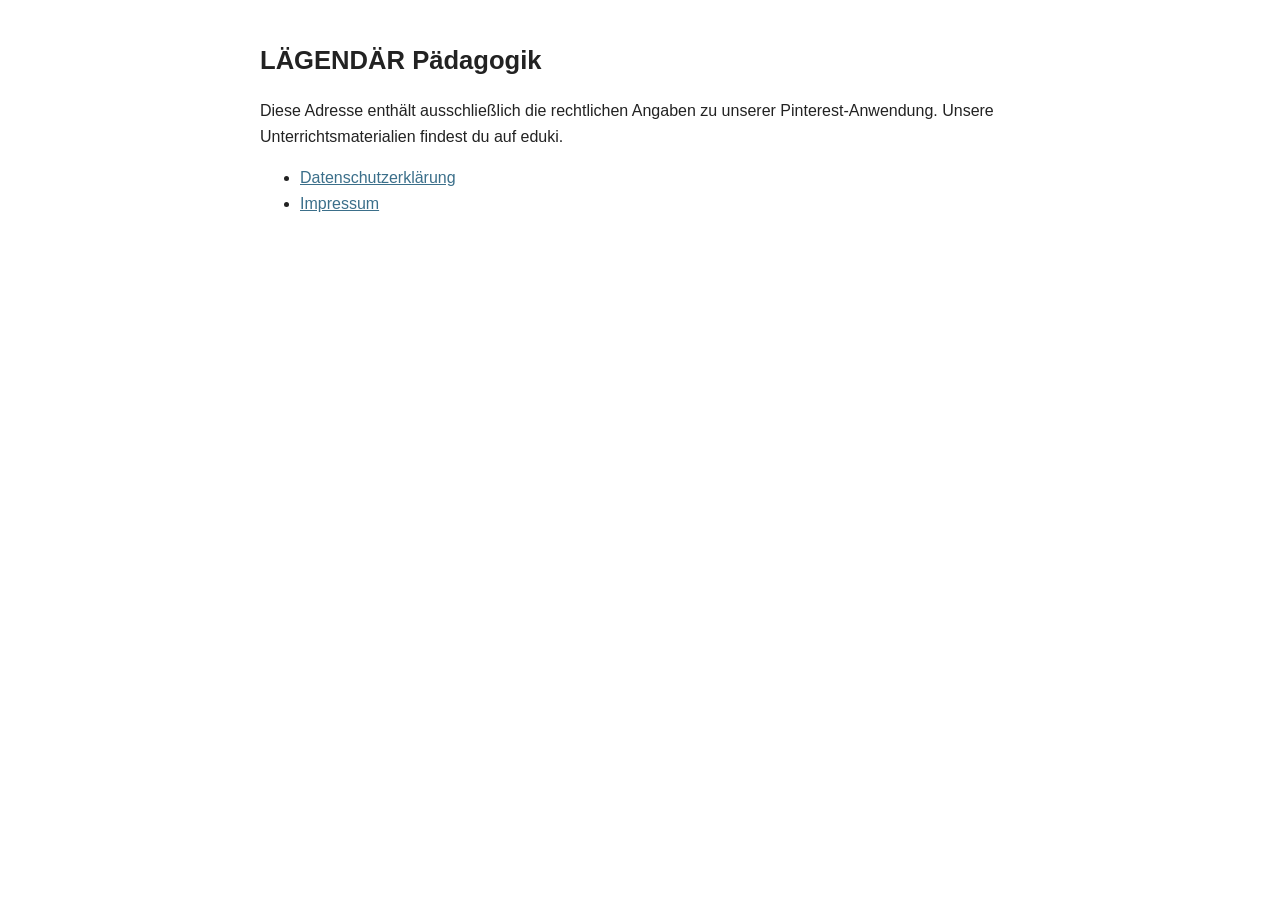
<file: index.html>
<!doctype html><html lang="de"><head><meta charset="utf-8"><meta name="viewport" content="width=device-width,initial-scale=1">
<title>LÄGENDÄR Pädagogik – Rechtliches</title><meta name="robots" content="noindex"><link rel="stylesheet" href="stil.css"></head><body>
<h1>LÄGENDÄR Pädagogik</h1>
<p>Diese Adresse enthält ausschließlich die rechtlichen Angaben zu unserer Pinterest-Anwendung. Unsere Unterrichtsmaterialien findest du auf eduki.</p>
<ul><li><a href="datenschutz.html">Datenschutzerklärung</a></li><li><a href="impressum.html">Impressum</a></li></ul>
</body></html>
</file>
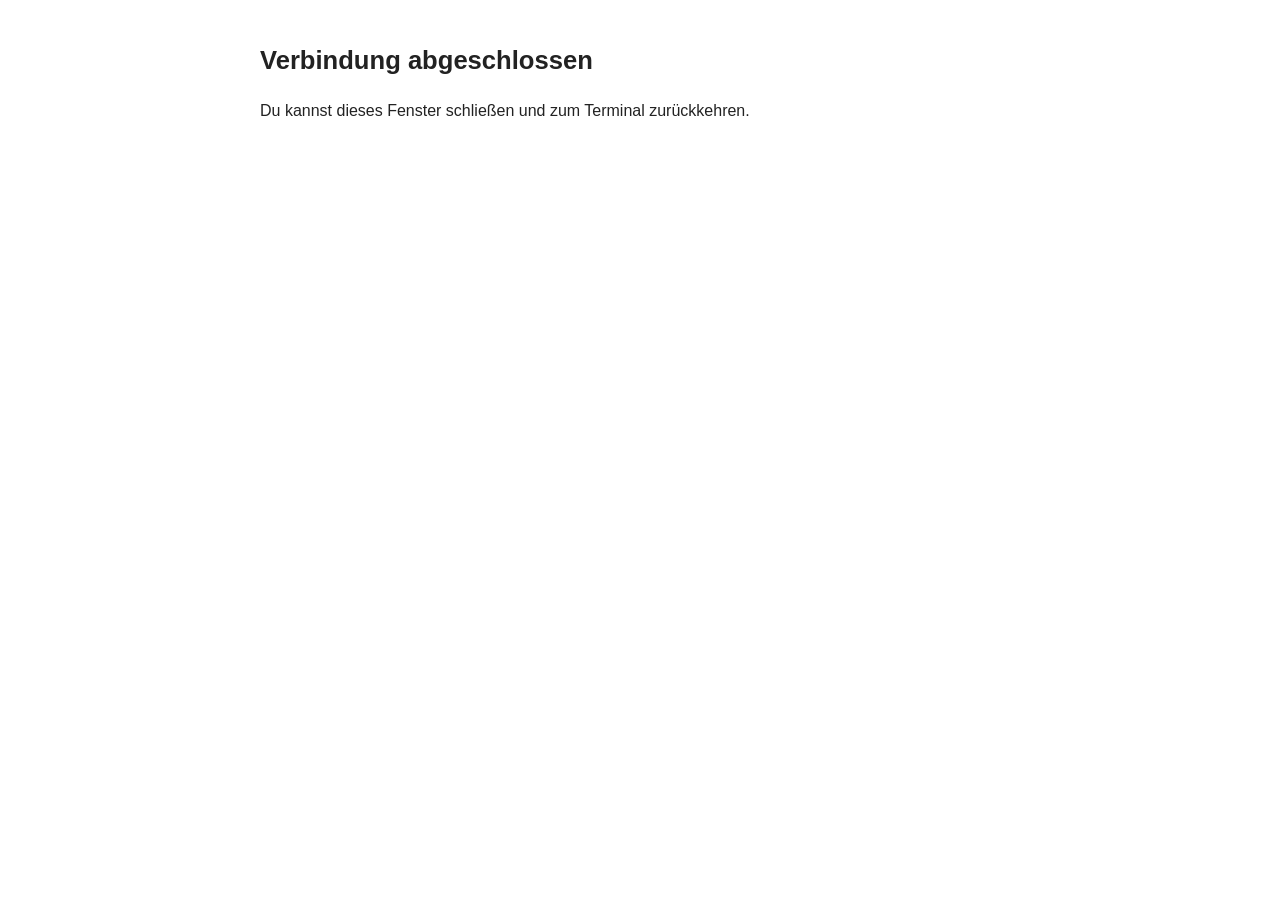
<file: tiktok/callback/index.html>
<!doctype html>
<html lang="de"><head><meta charset="utf-8"><meta name="viewport" content="width=device-width,initial-scale=1">
<meta name="robots" content="noindex"><title>Verbindung abgeschlossen</title><link rel="stylesheet" href="/stil.css"></head>
<body><main><h1>Verbindung abgeschlossen</h1>
<p>Du kannst dieses Fenster schließen und zum Terminal zurückkehren.</p></main></body></html>
</file>
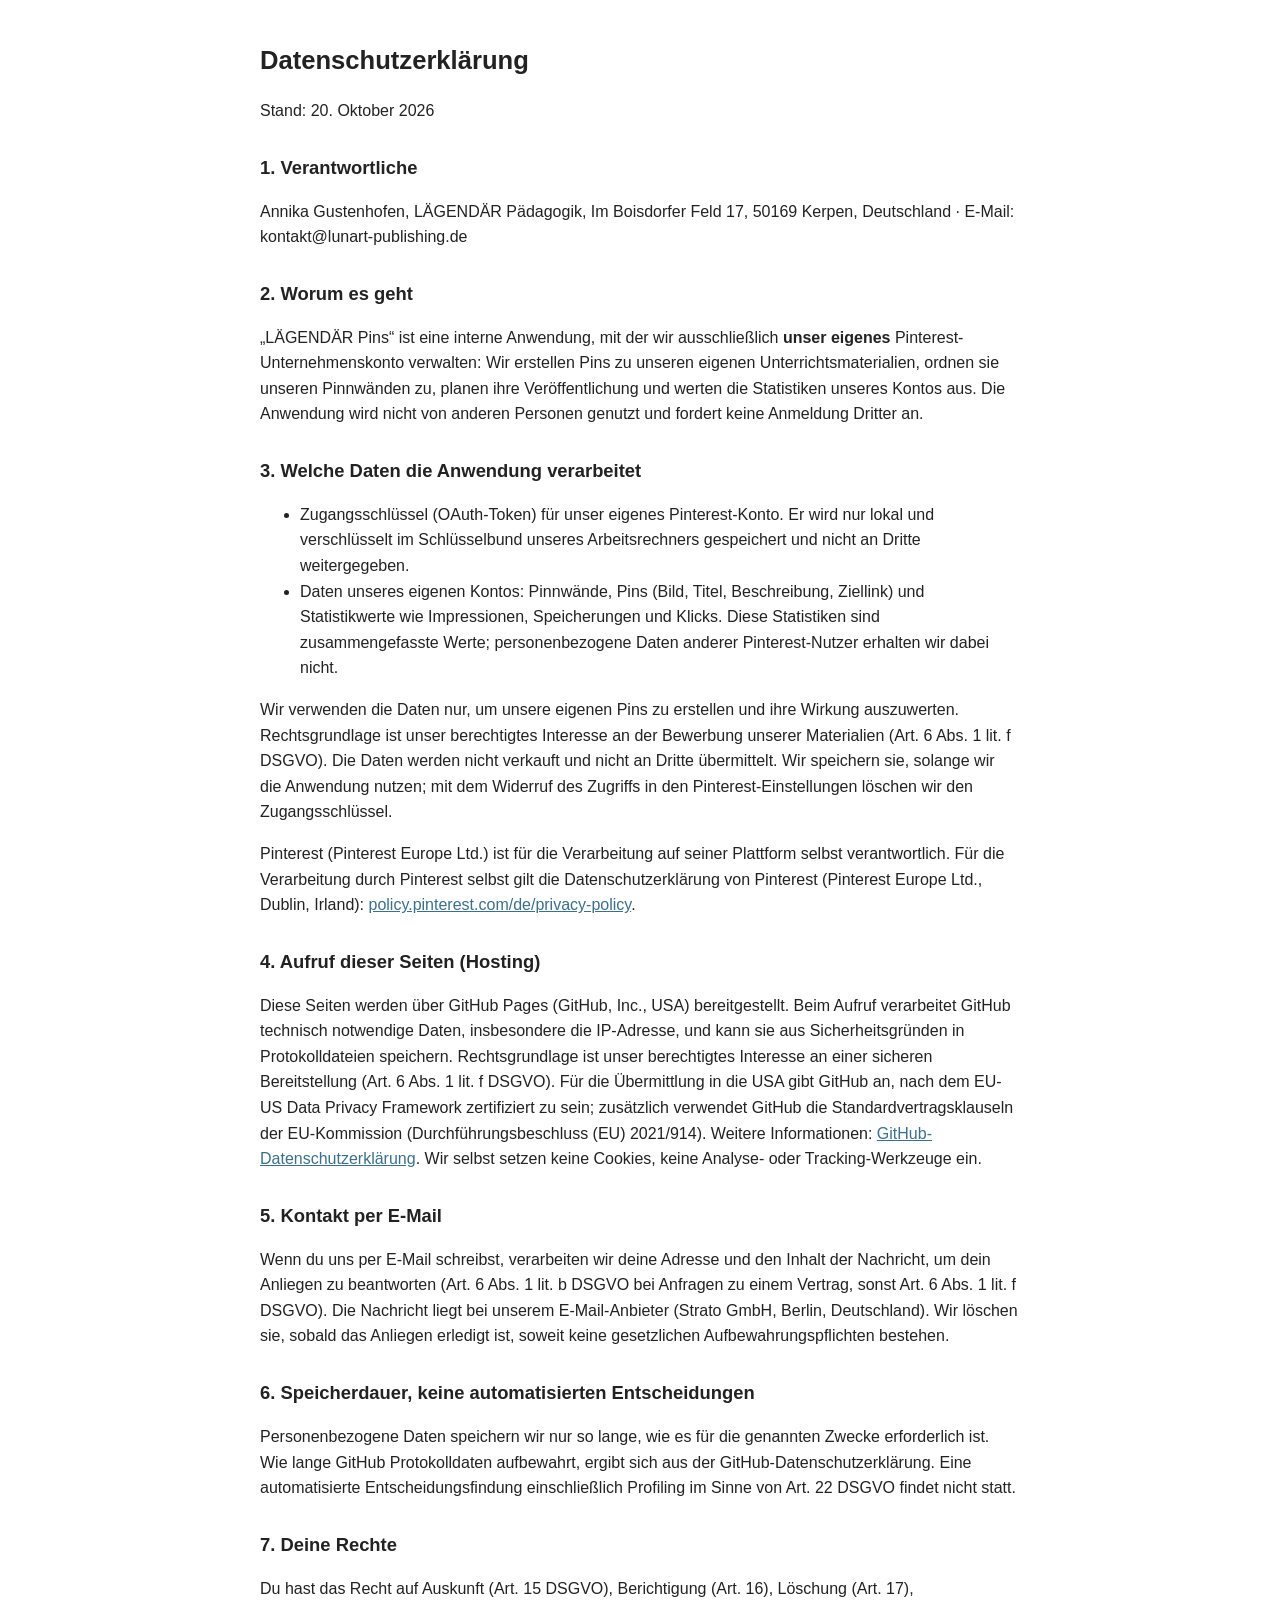
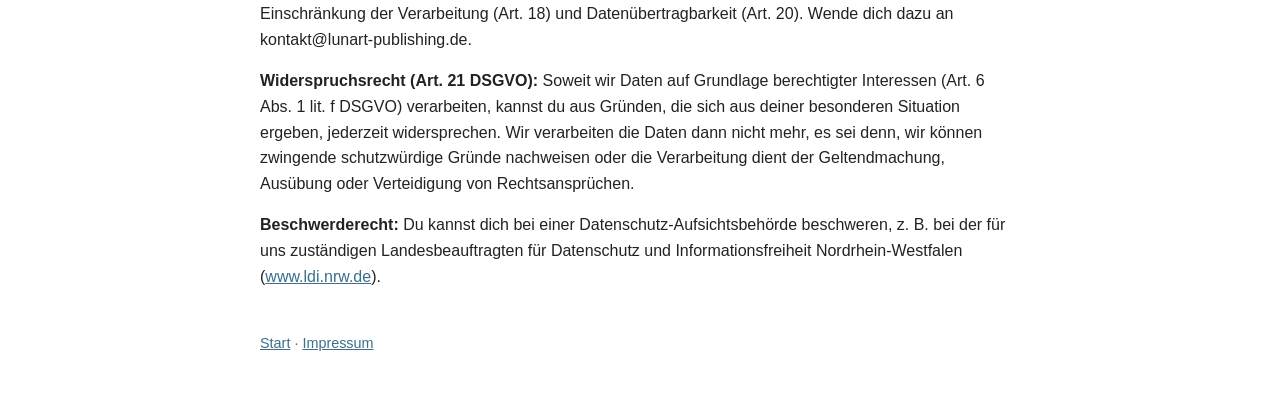
<file: datenschutz.html>
<!doctype html><html lang="de"><head><meta charset="utf-8"><meta name="viewport" content="width=device-width,initial-scale=1">
<title>Datenschutzerklärung – LÄGENDÄR Pädagogik (Pinterest-Anwendung)</title><meta name="robots" content="noindex"><link rel="stylesheet" href="stil.css"></head><body>
<h1>Datenschutzerklärung</h1>
<p>Stand: 20. Oktober 2026</p>
<h2>1. Verantwortliche</h2>
<p>Annika Gustenhofen, LÄGENDÄR Pädagogik, Im Boisdorfer Feld 17, 50169 Kerpen, Deutschland · E-Mail: kontakt@lunart-publishing.de</p>

<h2>2. Worum es geht</h2>
<p>„LÄGENDÄR Pins“ ist eine interne Anwendung, mit der wir ausschließlich <strong>unser eigenes</strong> Pinterest-Unternehmenskonto verwalten: Wir erstellen Pins zu unseren eigenen Unterrichtsmaterialien, ordnen sie unseren Pinnwänden zu, planen ihre Veröffentlichung und werten die Statistiken unseres Kontos aus. Die Anwendung wird nicht von anderen Personen genutzt und fordert keine Anmeldung Dritter an.</p>

<h2>3. Welche Daten die Anwendung verarbeitet</h2>
<ul>
<li>Zugangsschlüssel (OAuth-Token) für unser eigenes Pinterest-Konto. Er wird nur lokal und verschlüsselt im Schlüsselbund unseres Arbeitsrechners gespeichert und nicht an Dritte weitergegeben.</li>
<li>Daten unseres eigenen Kontos: Pinnwände, Pins (Bild, Titel, Beschreibung, Ziellink) und Statistikwerte wie Impressionen, Speicherungen und Klicks. Diese Statistiken sind zusammengefasste Werte; personenbezogene Daten anderer Pinterest-Nutzer erhalten wir dabei nicht.</li>
</ul>
<p>Wir verwenden die Daten nur, um unsere eigenen Pins zu erstellen und ihre Wirkung auszuwerten. Rechtsgrundlage ist unser berechtigtes Interesse an der Bewerbung unserer Materialien (Art. 6 Abs. 1 lit. f DSGVO). Die Daten werden nicht verkauft und nicht an Dritte übermittelt. Wir speichern sie, solange wir die Anwendung nutzen; mit dem Widerruf des Zugriffs in den Pinterest-Einstellungen löschen wir den Zugangsschlüssel.</p>
<p>Pinterest (Pinterest Europe Ltd.) ist für die Verarbeitung auf seiner Plattform selbst verantwortlich. Für die Verarbeitung durch Pinterest selbst gilt die Datenschutzerklärung von Pinterest (Pinterest Europe Ltd., Dublin, Irland): <a href="https://policy.pinterest.com/de/privacy-policy">policy.pinterest.com/de/privacy-policy</a>.</p>

<h2>4. Aufruf dieser Seiten (Hosting)</h2>
<p>Diese Seiten werden über GitHub Pages (GitHub, Inc., USA) bereitgestellt. Beim Aufruf verarbeitet GitHub technisch notwendige Daten, insbesondere die IP-Adresse, und kann sie aus Sicherheitsgründen in Protokolldateien speichern. Rechtsgrundlage ist unser berechtigtes Interesse an einer sicheren Bereitstellung (Art. 6 Abs. 1 lit. f DSGVO). Für die Übermittlung in die USA gibt GitHub an, nach dem EU-US Data Privacy Framework zertifiziert zu sein; zusätzlich verwendet GitHub die Standardvertragsklauseln der EU-Kommission (Durchführungsbeschluss (EU) 2021/914). Weitere Informationen: <a href="https://docs.github.com/de/site-policy/privacy-policies/github-general-privacy-statement">GitHub-Datenschutzerklärung</a>. Wir selbst setzen keine Cookies, keine Analyse- oder Tracking-Werkzeuge ein.</p>

<h2>5. Kontakt per E-Mail</h2>
<p>Wenn du uns per E-Mail schreibst, verarbeiten wir deine Adresse und den Inhalt der Nachricht, um dein Anliegen zu beantworten (Art. 6 Abs. 1 lit. b DSGVO bei Anfragen zu einem Vertrag, sonst Art. 6 Abs. 1 lit. f DSGVO). Die Nachricht liegt bei unserem E-Mail-Anbieter (Strato GmbH, Berlin, Deutschland). Wir löschen sie, sobald das Anliegen erledigt ist, soweit keine gesetzlichen Aufbewahrungspflichten bestehen.</p>

<h2>6. Speicherdauer, keine automatisierten Entscheidungen</h2>
<p>Personenbezogene Daten speichern wir nur so lange, wie es für die genannten Zwecke erforderlich ist. Wie lange GitHub Protokolldaten aufbewahrt, ergibt sich aus der GitHub-Datenschutzerklärung. Eine automatisierte Entscheidungsfindung einschließlich Profiling im Sinne von Art. 22 DSGVO findet nicht statt.</p>

<h2>7. Deine Rechte</h2>
<p>Du hast das Recht auf Auskunft (Art. 15 DSGVO), Berichtigung (Art. 16), Löschung (Art. 17), Einschränkung der Verarbeitung (Art. 18) und Datenübertragbarkeit (Art. 20). Wende dich dazu an kontakt@lunart-publishing.de.</p>
<p><strong>Widerspruchsrecht (Art. 21 DSGVO):</strong> Soweit wir Daten auf Grundlage berechtigter Interessen (Art. 6 Abs. 1 lit. f DSGVO) verarbeiten, kannst du aus Gründen, die sich aus deiner besonderen Situation ergeben, jederzeit widersprechen. Wir verarbeiten die Daten dann nicht mehr, es sei denn, wir können zwingende schutzwürdige Gründe nachweisen oder die Verarbeitung dient der Geltendmachung, Ausübung oder Verteidigung von Rechtsansprüchen.</p>
<p><strong>Beschwerderecht:</strong> Du kannst dich bei einer Datenschutz-Aufsichtsbehörde beschweren, z. B. bei der für uns zuständigen Landesbeauftragten für Datenschutz und Informationsfreiheit Nordrhein-Westfalen (<a href="https://www.ldi.nrw.de">www.ldi.nrw.de</a>).</p>

<footer><a href="index.html">Start</a> · <a href="impressum.html">Impressum</a></footer>
</body></html>
</file>
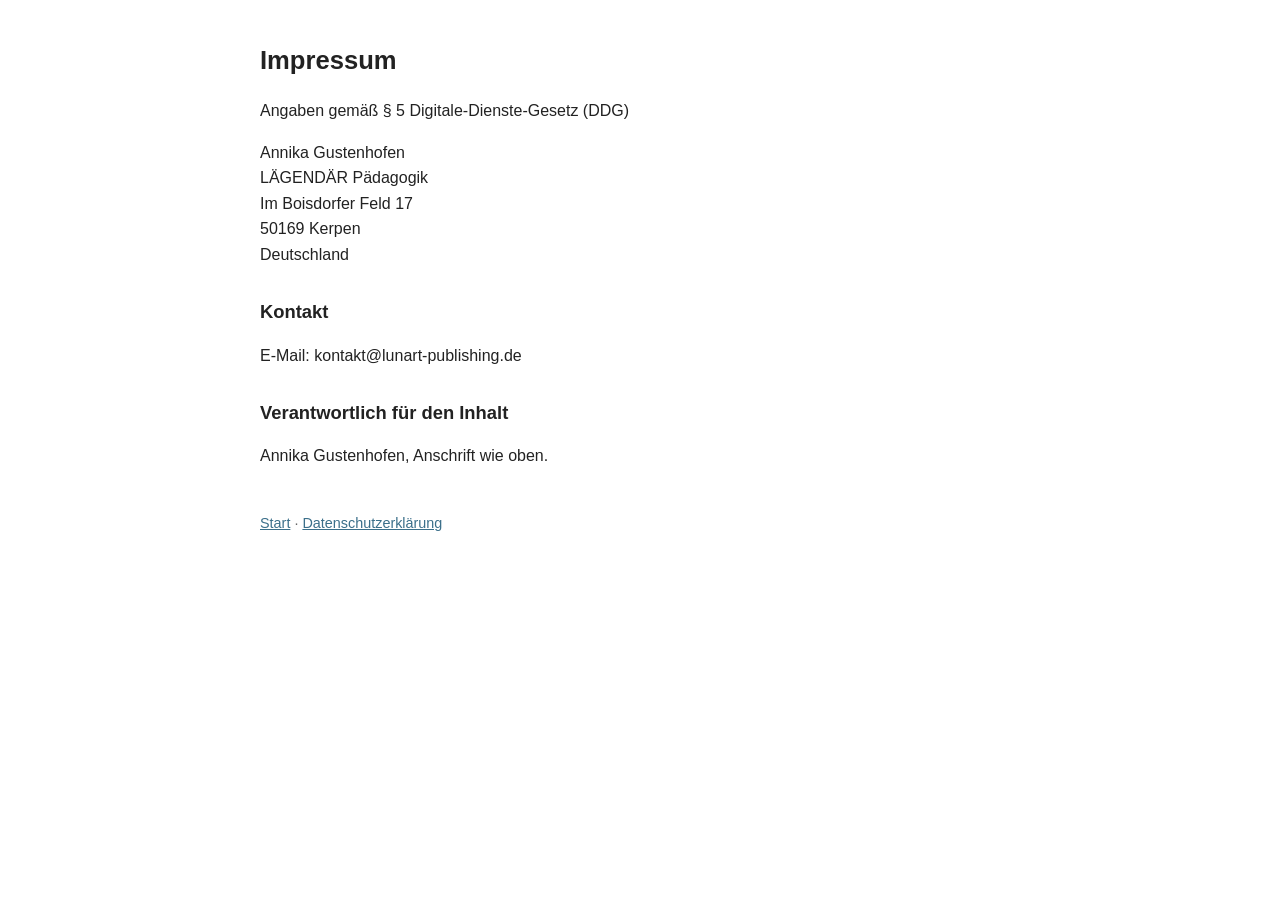
<file: impressum.html>
<!doctype html><html lang="de"><head><meta charset="utf-8"><meta name="viewport" content="width=device-width,initial-scale=1">
<title>Impressum – LÄGENDÄR Pädagogik</title><meta name="robots" content="noindex"><link rel="stylesheet" href="stil.css"></head><body>
<h1>Impressum</h1>
<p>Angaben gemäß § 5 Digitale-Dienste-Gesetz (DDG)</p>
<p>Annika Gustenhofen<br>LÄGENDÄR Pädagogik<br>Im Boisdorfer Feld 17<br>50169 Kerpen<br>Deutschland</p>
<h2>Kontakt</h2>
<p>E-Mail: kontakt@lunart-publishing.de</p>
<h2>Verantwortlich für den Inhalt</h2>
<p>Annika Gustenhofen, Anschrift wie oben.</p>
<footer><a href="index.html">Start</a> · <a href="datenschutz.html">Datenschutzerklärung</a></footer>
</body></html>
</file>
<file: stil.css>
body{font-family:-apple-system,"Segoe UI",Roboto,Arial,sans-serif;max-width:760px;margin:40px auto;padding:0 16px;line-height:1.6;color:#222;background:#fff}
h1{font-size:1.6em}h2{font-size:1.15em;margin-top:1.6em}a{color:#3b6f8a}footer{margin-top:3em;font-size:.9em;color:#666}
</file>
